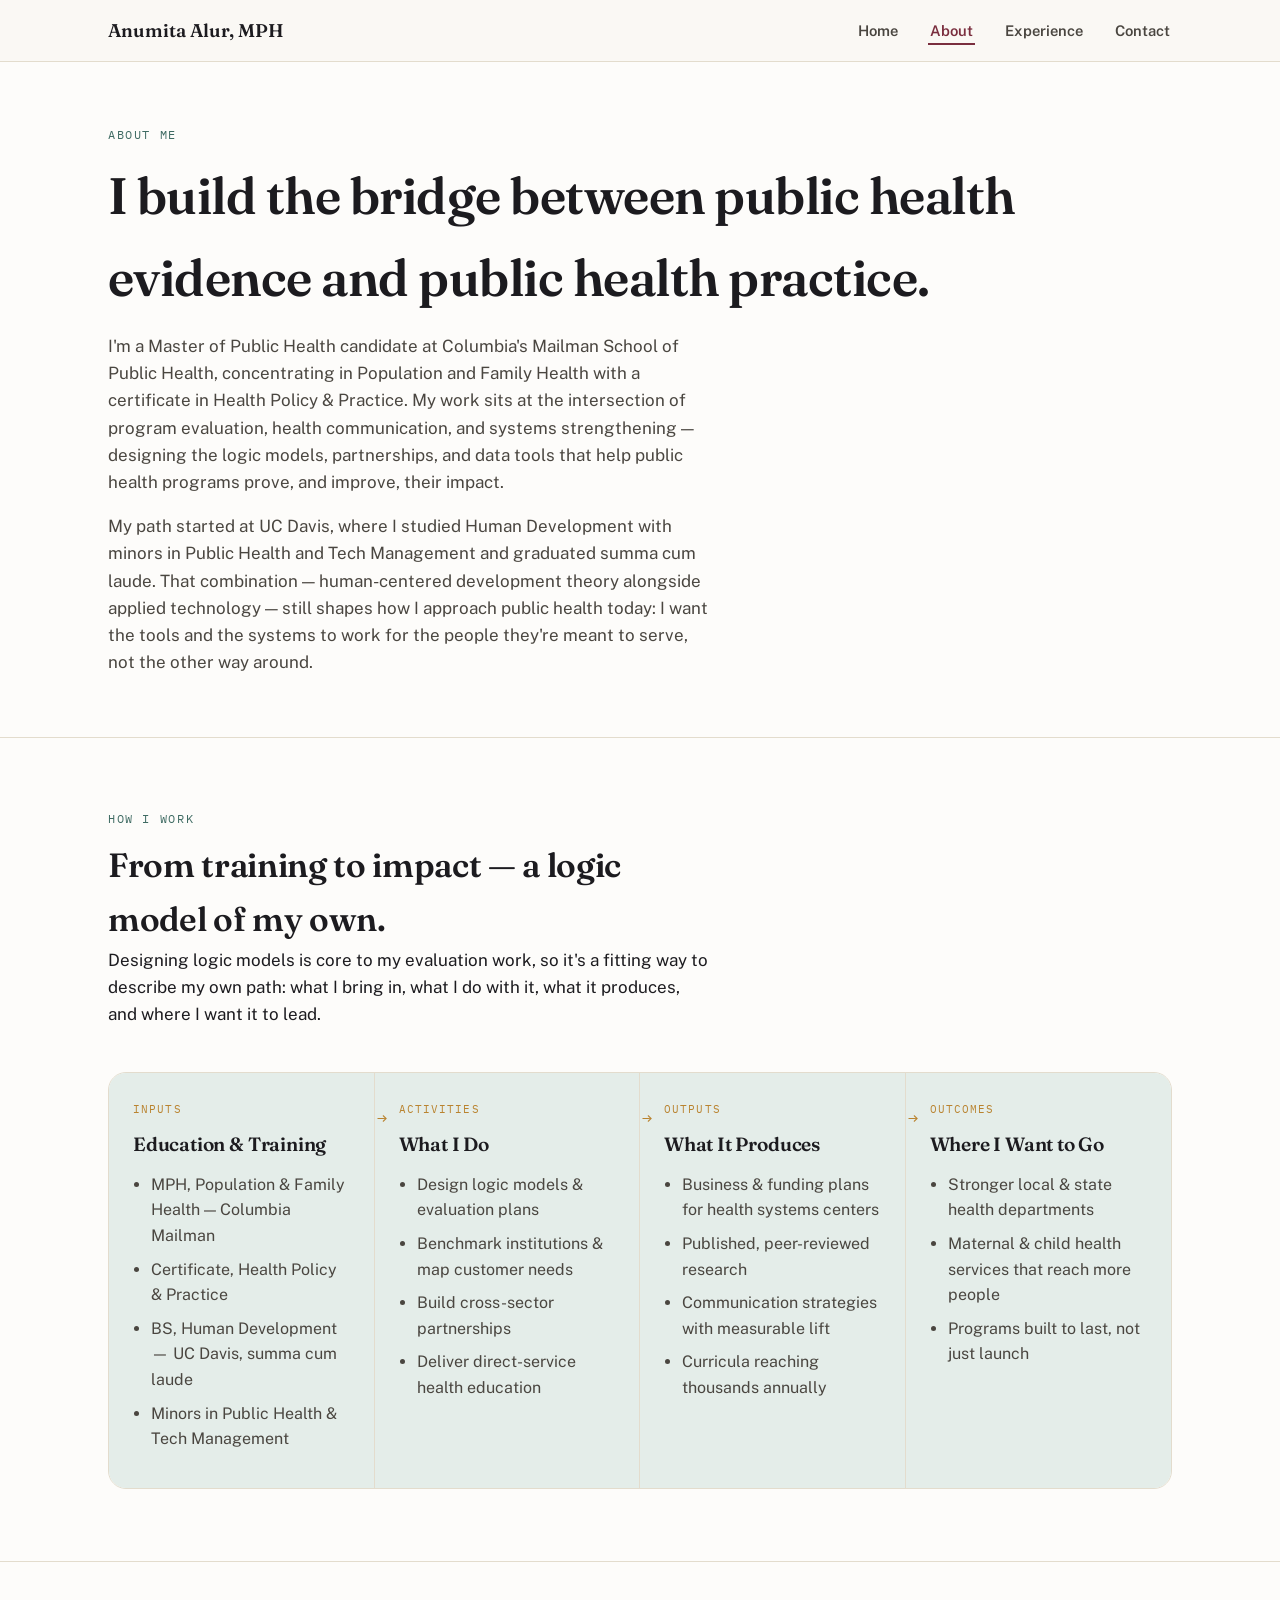
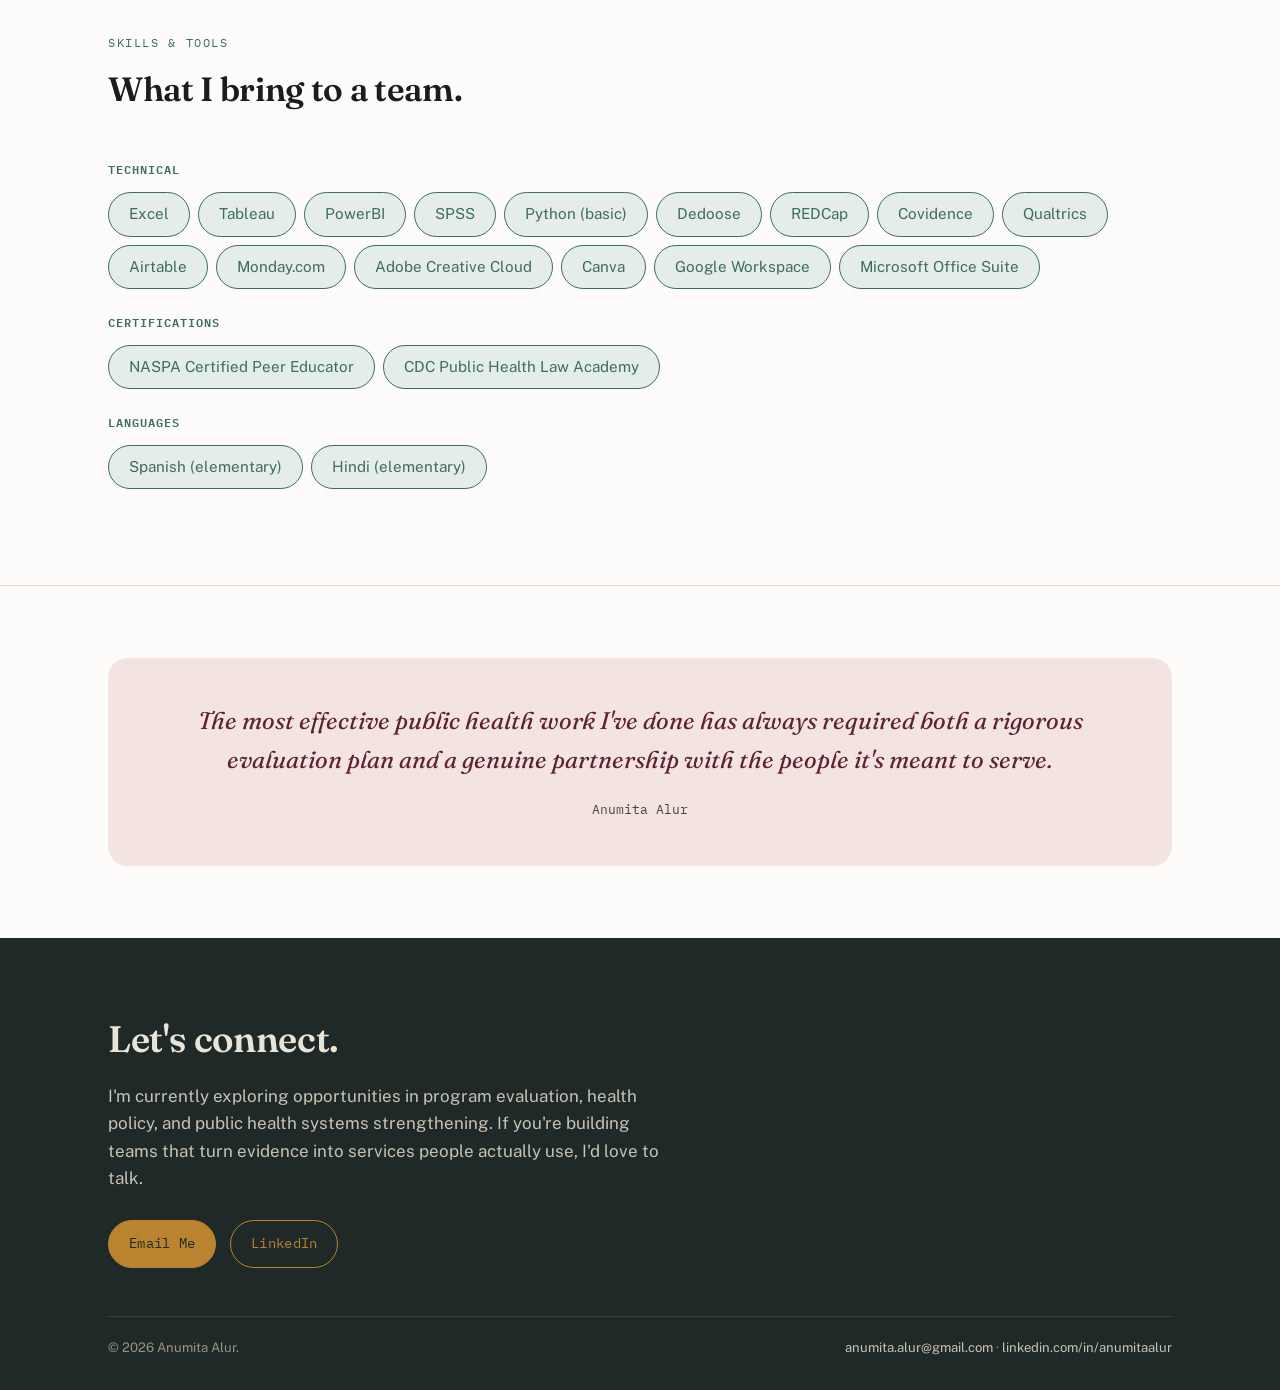
<file: about.html>
<!DOCTYPE html>
<html lang="en">
<head>
<meta charset="UTF-8">
<meta name="viewport" content="width=device-width, initial-scale=1">
<title>About | Anumita Alur, MPH</title>
<meta name="description" content="About Anumita Alur, MPH — training at Columbia Mailman and UC Davis, and how she approaches program evaluation and health policy work.">
<link rel="preconnect" href="https://fonts.googleapis.com">
<link href="https://fonts.googleapis.com/css2?family=Fraunces:opsz,wght@9..144,500;9..144,600;9..144,700&family=Public+Sans:wght@400;500;600;700&family=IBM+Plex+Mono:wght@400;500&display=swap" rel="stylesheet">
<link rel="stylesheet" href="styles.css">
</head>
<body>

<header class="site-header">
  <div class="nav-inner">
    <a class="brand" href="index.html">Anumita Alur, MPH</a>
    <button class="nav-toggle" aria-expanded="false" aria-label="Toggle menu">Menu</button>
    <nav class="main-nav" aria-label="Primary">
      <ul>
        <li><a href="index.html">Home</a></li>
        <li><a href="about.html" aria-current="page">About</a></li>
        <li><a href="experience.html">Experience</a></li>
        <li><a href="index.html#connect">Contact</a></li>
      </ul>
    </nav>
  </div>
</header>

<main>

  <section class="page-hero">
    <div class="wrap">
      <span class="eyebrow">About Me</span>
      <h1>I build the bridge between public health evidence and public health practice.</h1>
      <p>I'm a Master of Public Health candidate at Columbia's Mailman School of Public Health, concentrating in Population and Family Health with a certificate in Health Policy &amp; Practice. My work sits at the intersection of program evaluation, health communication, and systems strengthening — designing the logic models, partnerships, and data tools that help public health programs prove, and improve, their impact.</p>
      <p>My path started at UC Davis, where I studied Human Development with minors in Public Health and Tech Management and graduated summa cum laude. That combination — human-centered development theory alongside applied technology — still shapes how I approach public health today: I want the tools and the systems to work for the people they're meant to serve, not the other way around.</p>
    </div>
  </section>

  <section class="block">
    <div class="wrap">
      <div class="block-head">
        <span class="eyebrow">How I Work</span>
        <h2>From training to impact — a logic model of my own.</h2>
        <p>Designing logic models is core to my evaluation work, so it's a fitting way to describe my own path: what I bring in, what I do with it, what it produces, and where I want it to lead.</p>
      </div>
      <div class="logic-flow">
        <div class="logic-stage">
          <span class="stage-index">Inputs</span>
          <h4>Education &amp; Training</h4>
          <ul>
            <li>MPH, Population &amp; Family Health — Columbia Mailman</li>
            <li>Certificate, Health Policy &amp; Practice</li>
            <li>BS, Human Development — UC Davis, summa cum laude</li>
            <li>Minors in Public Health &amp; Tech Management</li>
          </ul>
        </div>
        <div class="logic-stage">
          <span class="stage-index">Activities</span>
          <h4>What I Do</h4>
          <ul>
            <li>Design logic models &amp; evaluation plans</li>
            <li>Benchmark institutions &amp; map customer needs</li>
            <li>Build cross-sector partnerships</li>
            <li>Deliver direct-service health education</li>
          </ul>
        </div>
        <div class="logic-stage">
          <span class="stage-index">Outputs</span>
          <h4>What It Produces</h4>
          <ul>
            <li>Business &amp; funding plans for health systems centers</li>
            <li>Published, peer-reviewed research</li>
            <li>Communication strategies with measurable lift</li>
            <li>Curricula reaching thousands annually</li>
          </ul>
        </div>
        <div class="logic-stage">
          <span class="stage-index">Outcomes</span>
          <h4>Where I Want to Go</h4>
          <ul>
            <li>Stronger local &amp; state health departments</li>
            <li>Maternal &amp; child health services that reach more people</li>
            <li>Programs built to last, not just launch</li>
          </ul>
        </div>
      </div>
    </div>
  </section>

  <section class="block">
    <div class="wrap">
      <div class="block-head">
        <span class="eyebrow">Skills &amp; Tools</span>
        <h2>What I bring to a team.</h2>
      </div>

      <div class="chip-group">
        <h4>Technical</h4>
        <div class="chips">
          <span class="chip">Excel</span>
          <span class="chip">Tableau</span>
          <span class="chip">PowerBI</span>
          <span class="chip">SPSS</span>
          <span class="chip">Python (basic)</span>
          <span class="chip">Dedoose</span>
          <span class="chip">REDCap</span>
          <span class="chip">Covidence</span>
          <span class="chip">Qualtrics</span>
          <span class="chip">Airtable</span>
          <span class="chip">Monday.com</span>
          <span class="chip">Adobe Creative Cloud</span>
          <span class="chip">Canva</span>
          <span class="chip">Google Workspace</span>
          <span class="chip">Microsoft Office Suite</span>
        </div>
      </div>

      <div class="chip-group">
        <h4>Certifications</h4>
        <div class="chips">
          <span class="chip">NASPA Certified Peer Educator</span>
          <span class="chip">CDC Public Health Law Academy</span>
        </div>
      </div>

      <div class="chip-group">
        <h4>Languages</h4>
        <div class="chips">
          <span class="chip">Spanish (elementary)</span>
          <span class="chip">Hindi (elementary)</span>
        </div>
      </div>
    </div>
  </section>

  <section class="block">
    <div class="wrap">
      <div class="quote-block">
        <blockquote>The most effective public health work I've done has always required both a rigorous evaluation plan and a genuine partnership with the people it's meant to serve.</blockquote>
        <cite>Anumita Alur</cite>
      </div>
    </div>
  </section>

</main>

<section class="connect" id="connect">
  <div class="wrap">
    <h2>Let's connect.</h2>
    <p>I'm currently exploring opportunities in program evaluation, health policy, and public health systems strengthening. If you're building teams that turn evidence into services people actually use, I'd love to talk.</p>
    <div class="connect-actions">
      <a class="btn solid" href="mailto:anumita.alur@gmail.com">Email Me</a>
      <a class="btn" href="https://www.linkedin.com/in/anumitaalur" target="_blank" rel="noopener">LinkedIn</a>
    </div>
    <div class="foot-bottom">
      <span>© 2026 Anumita Alur.</span>
      <span><a href="mailto:anumita.alur@gmail.com">anumita.alur@gmail.com</a> · <a href="https://www.linkedin.com/in/anumitaalur" target="_blank" rel="noopener">linkedin.com/in/anumitaalur</a></span>
    </div>
  </div>
</section>

<script src="nav.js"></script>
</body>
</html>
</file>
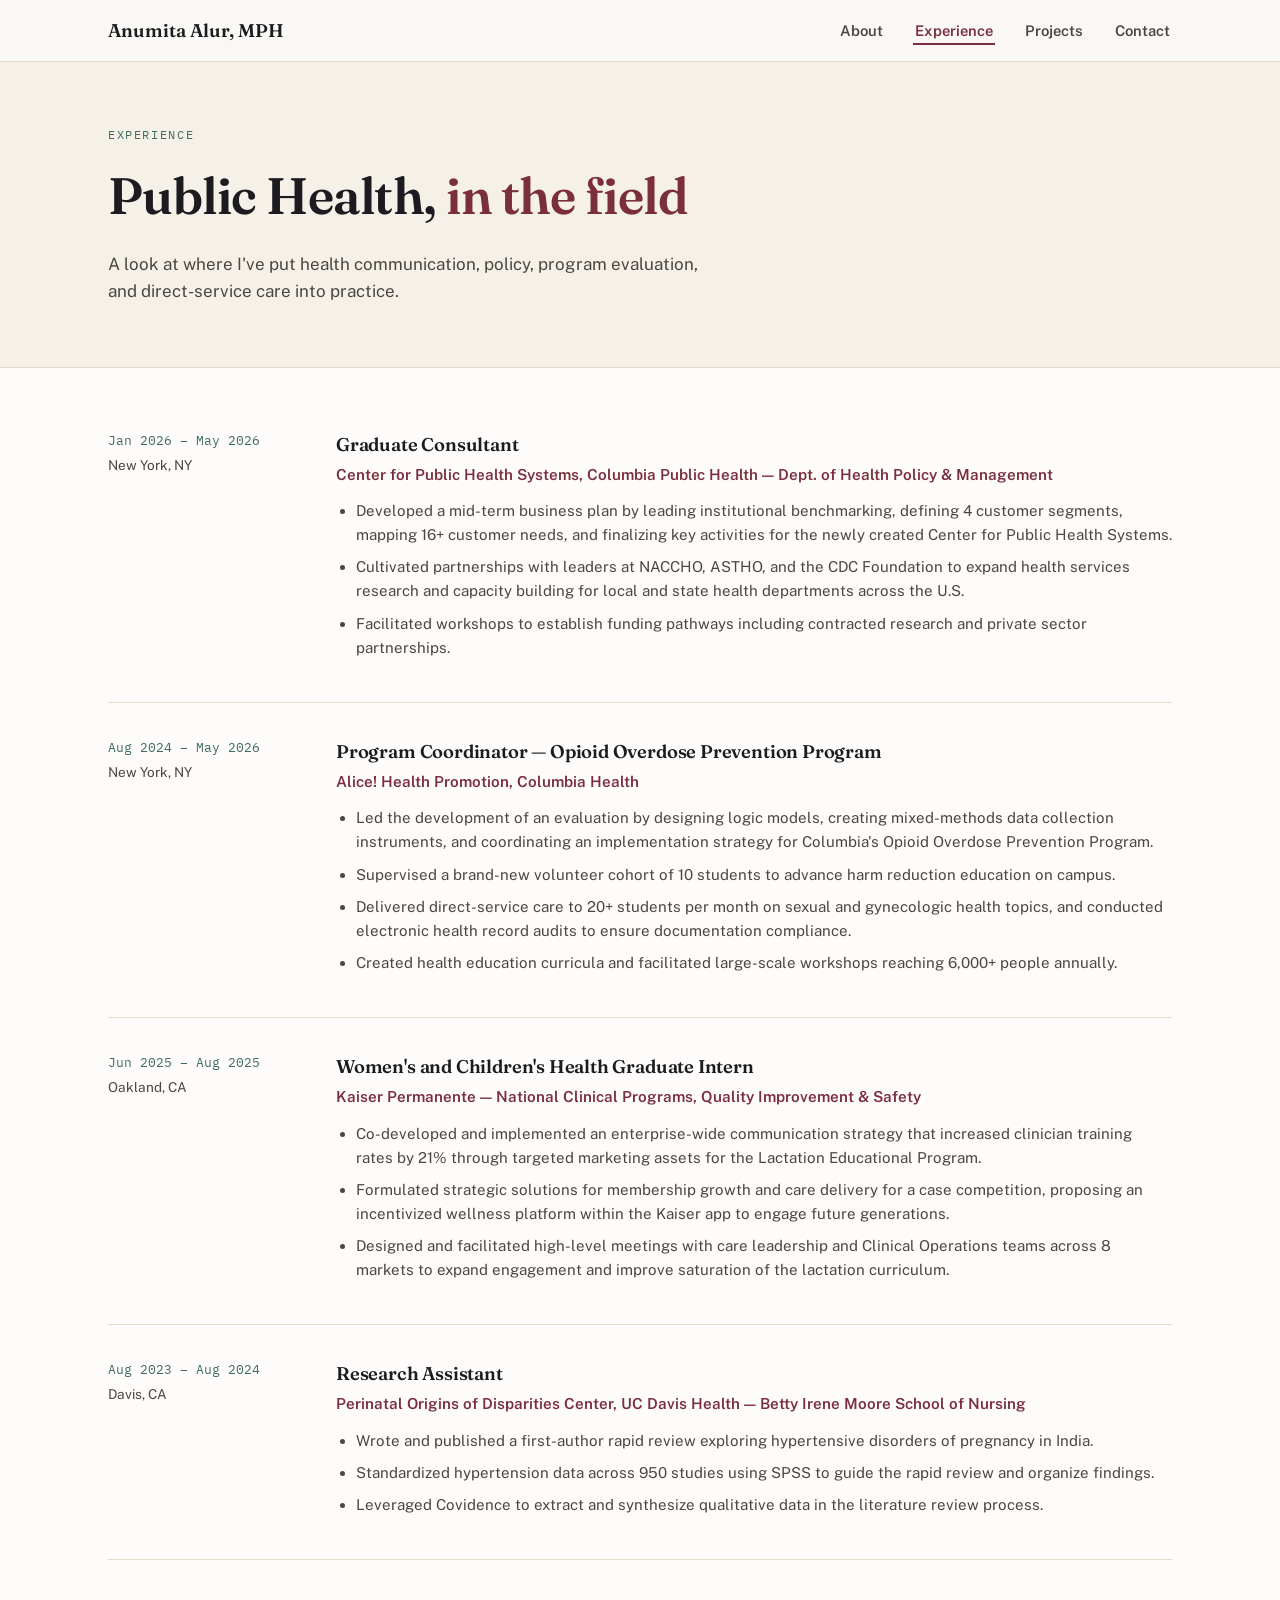
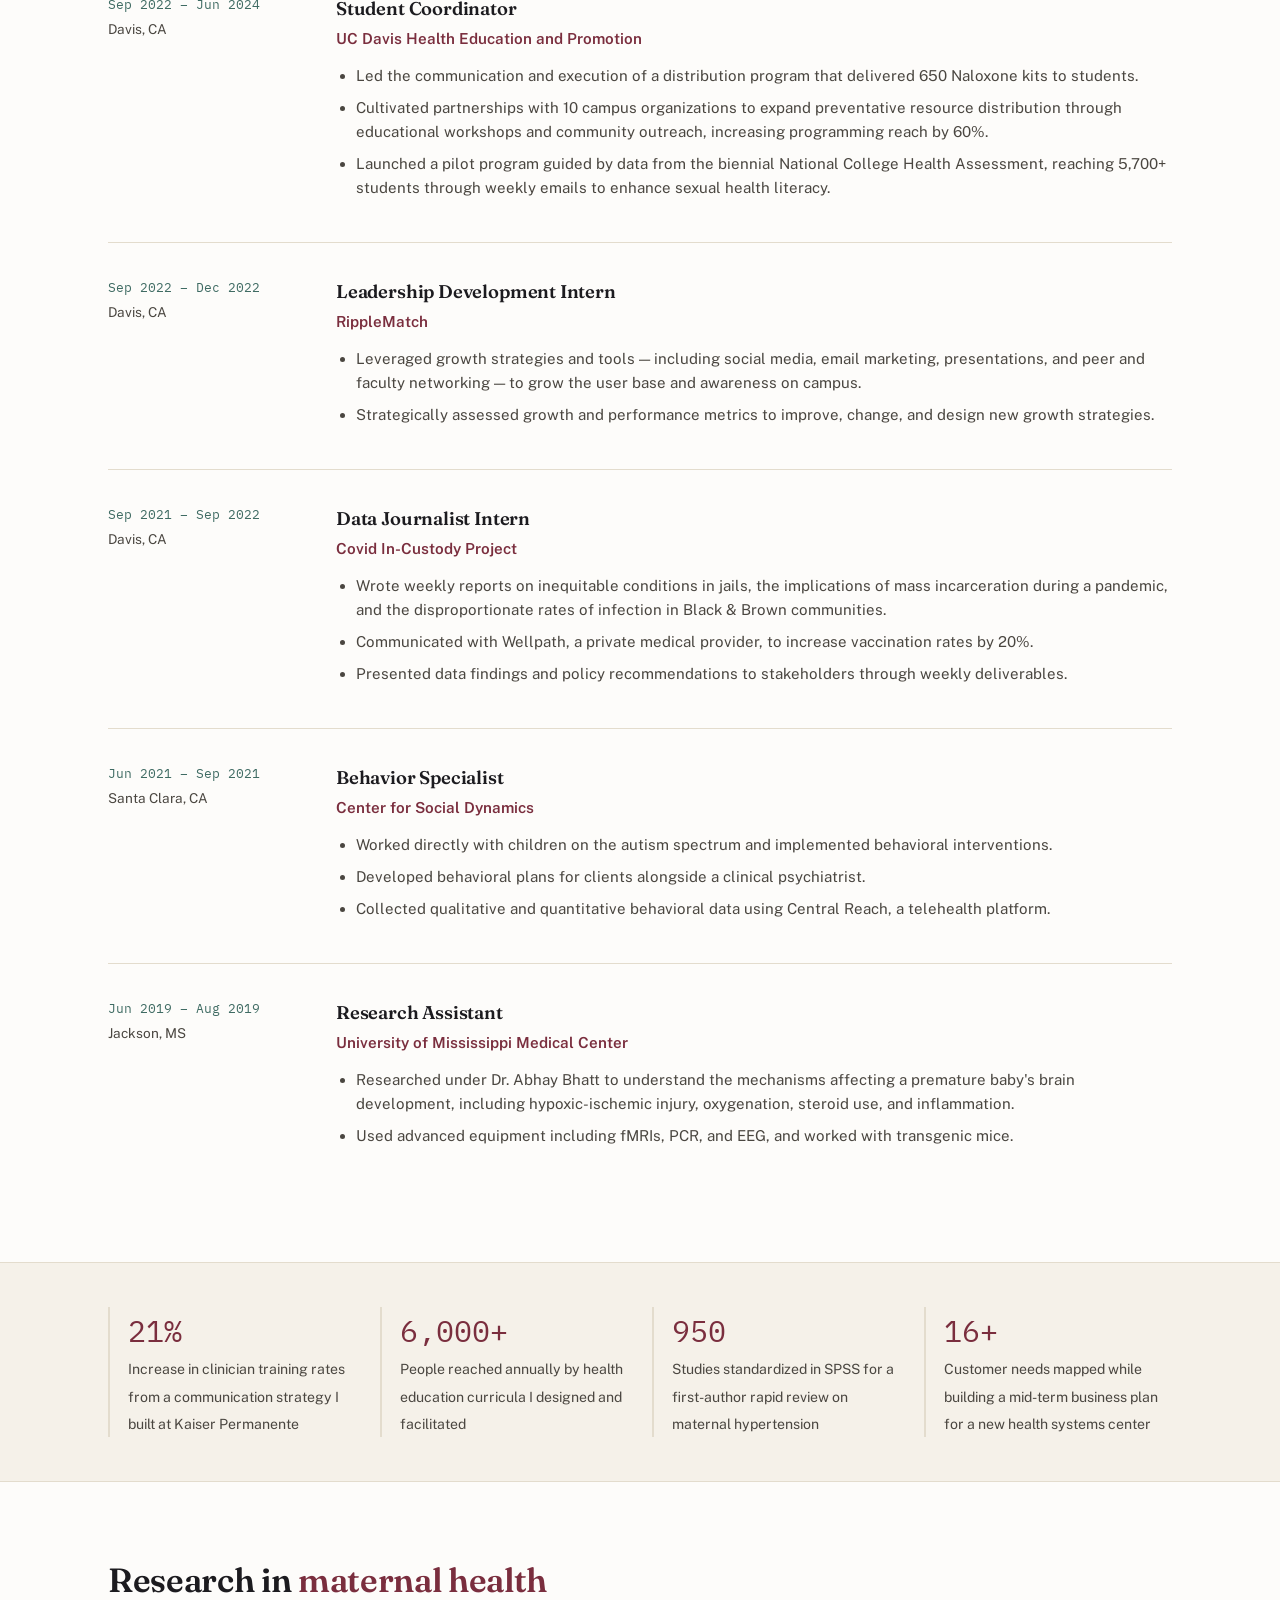
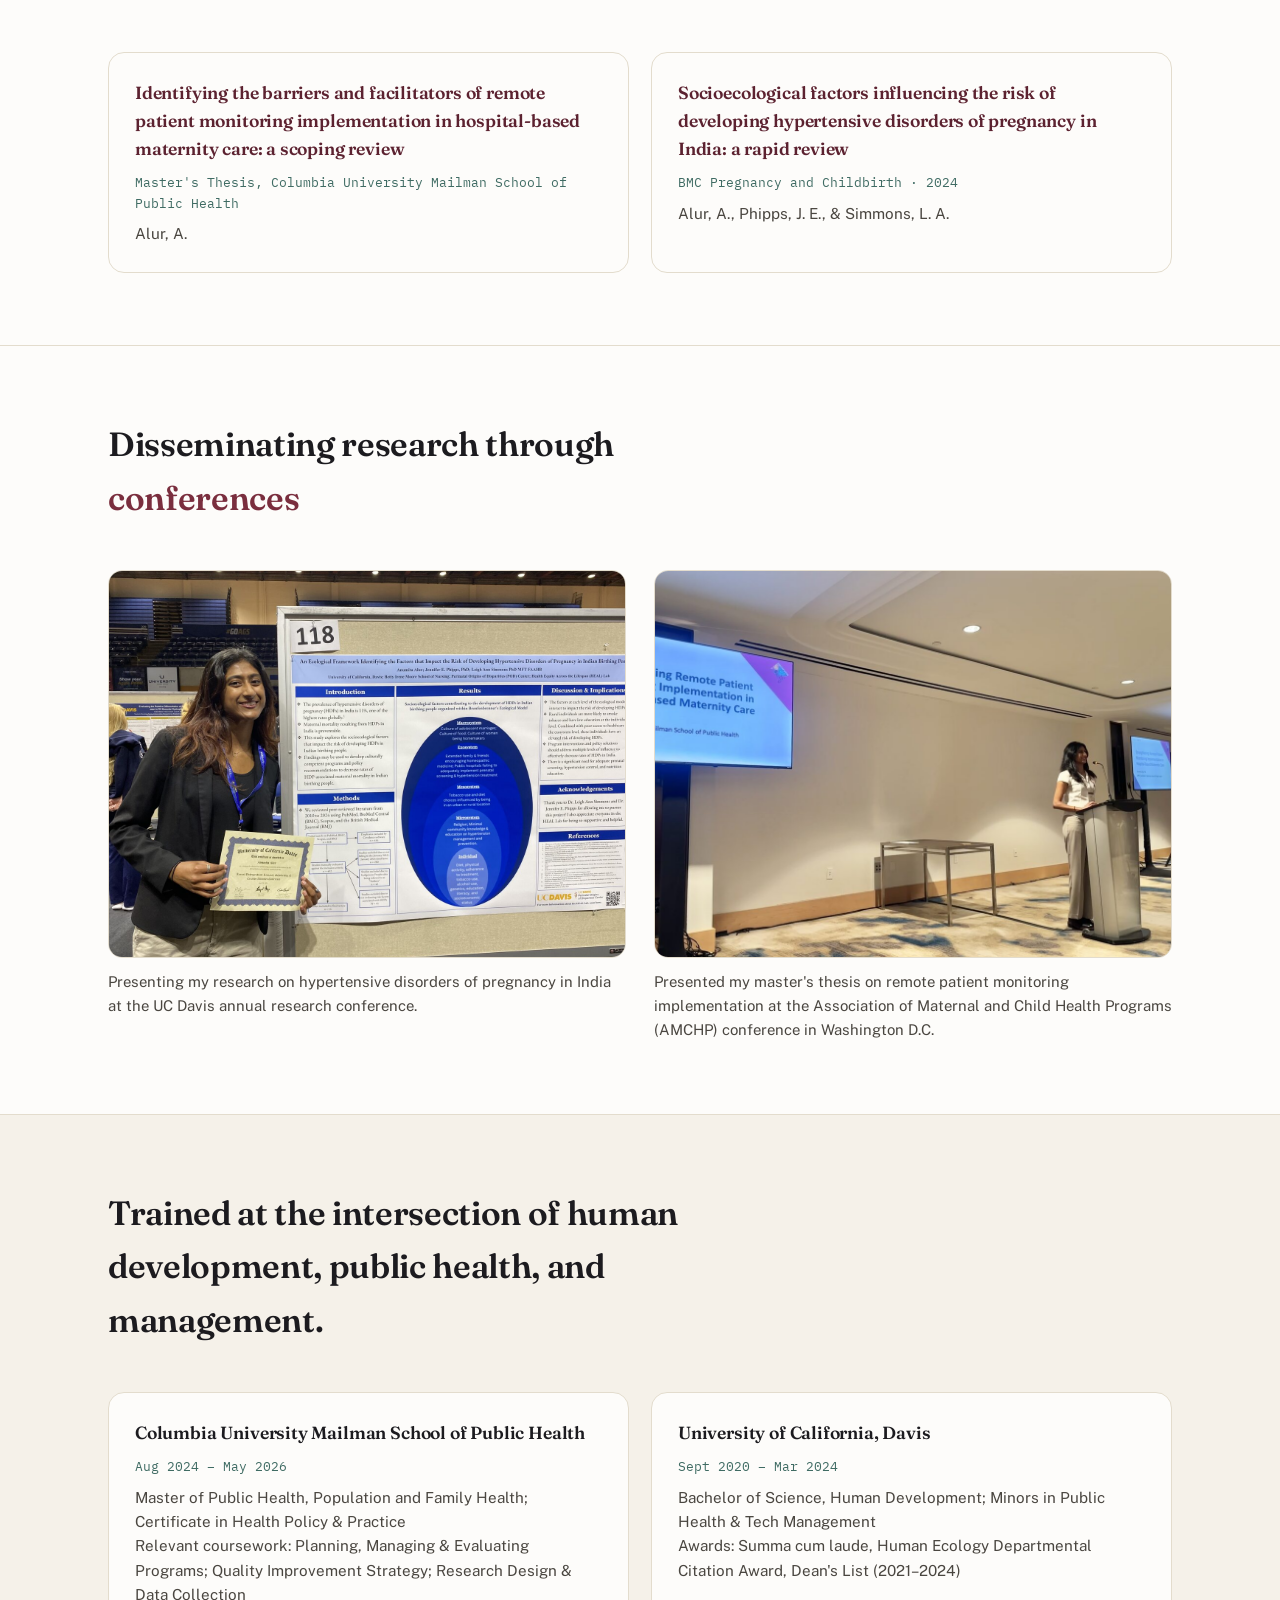
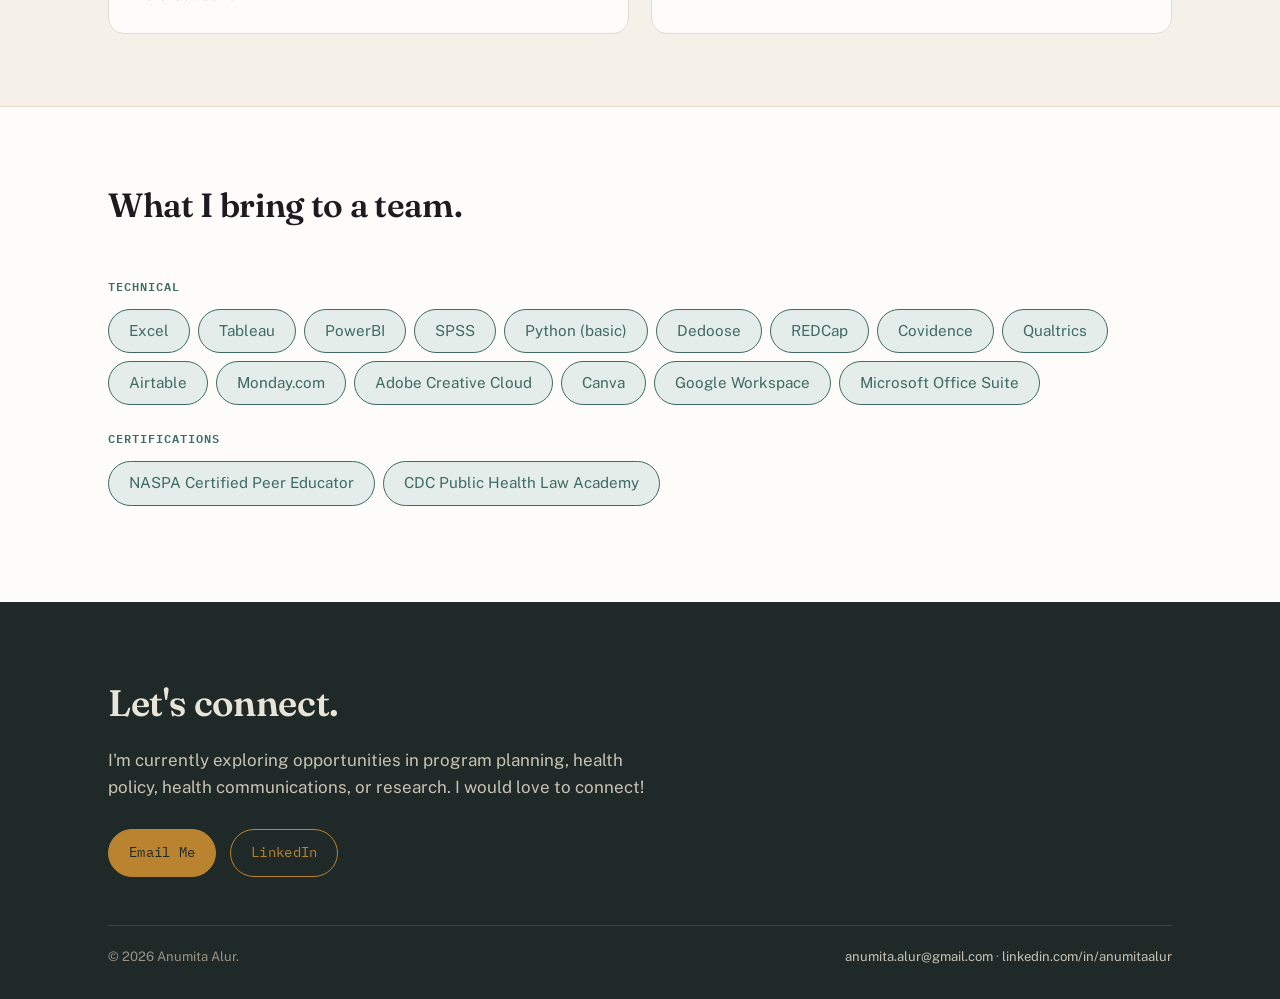
<file: experience.html>
<!DOCTYPE html>
<html lang="en">
<head>
<meta charset="UTF-8">
<meta name="viewport" content="width=device-width, initial-scale=1">
<title>Experience | Anumita Alur, MPH</title>
<meta name="description" content="Experience, education, and publications of Anumita Alur, MPH — health policy consulting, program evaluation, and maternal &amp; child health research.">
<link rel="preconnect" href="https://fonts.googleapis.com">
<link href="https://fonts.googleapis.com/css2?family=Fraunces:opsz,wght@9..144,500;9..144,600;9..144,700&family=Public+Sans:wght@400;500;600;700&family=IBM+Plex+Mono:wght@400;500&display=swap" rel="stylesheet">
<link rel="stylesheet" href="styles.css">
</head>
<body>

<header class="site-header">
  <div class="nav-inner">
    <a class="brand" href="index.html">Anumita Alur, MPH</a>
    <button class="nav-toggle" aria-expanded="false" aria-label="Toggle menu">Menu</button>
    <nav class="main-nav" aria-label="Primary">
      <ul>
        <li><a href="index.html">About</a></li>
        <li><a href="experience.html" aria-current="page">Experience</a></li>
        <li><a href="projects.html">Projects</a></li>
        <li><a href="index.html#connect">Contact</a></li>
      </ul>
    </nav>
  </div>
</header>

<main>

  <section class="page-hero section-dark">
    <div class="wrap">
      <span class="eyebrow">Experience</span>
      <h1>Public Health, <span class="accent">in the field</span></h1>
      <p>A look at where I've put health communication, policy, program evaluation, and direct-service care into practice.</p>
    </div>
  </section>

  <section class="block" style="padding-top:28px;">
    <div class="wrap">
      <div class="timeline">

        <div class="role">
          <div>
            <div class="when">Jan 2026 – May 2026</div>
            <div class="where">New York, NY</div>
          </div>
          <div>
            <h3>Graduate Consultant</h3>
            <div class="org">Center for Public Health Systems, Columbia Public Health — Dept. of Health Policy &amp; Management</div>
            <ul>
              <li>Developed a mid-term business plan by leading institutional benchmarking, defining 4 customer segments, mapping 16+ customer needs, and finalizing key activities for the newly created Center for Public Health Systems.</li>
              <li>Cultivated partnerships with leaders at NACCHO, ASTHO, and the CDC Foundation to expand health services research and capacity building for local and state health departments across the U.S.</li>
              <li>Facilitated workshops to establish funding pathways including contracted research and private sector partnerships.</li>
            </ul>
          </div>
        </div>

        <div class="role">
          <div>
            <div class="when">Aug 2024 – May 2026</div>
            <div class="where">New York, NY</div>
          </div>
          <div>
            <h3>Program Coordinator — Opioid Overdose Prevention Program</h3>
            <div class="org">Alice! Health Promotion, Columbia Health</div>
            <ul>
              <li>Led the development of an evaluation by designing logic models, creating mixed-methods data collection instruments, and coordinating an implementation strategy for Columbia's Opioid Overdose Prevention Program.</li>
              <li>Supervised a brand-new volunteer cohort of 10 students to advance harm reduction education on campus.</li>
              <li>Delivered direct-service care to 20+ students per month on sexual and gynecologic health topics, and conducted electronic health record audits to ensure documentation compliance.</li>
              <li>Created health education curricula and facilitated large-scale workshops reaching 6,000+ people annually.</li>
            </ul>
          </div>
        </div>

        <div class="role">
          <div>
            <div class="when">Jun 2025 – Aug 2025</div>
            <div class="where">Oakland, CA</div>
          </div>
          <div>
            <h3>Women's and Children's Health Graduate Intern</h3>
            <div class="org">Kaiser Permanente — National Clinical Programs, Quality Improvement &amp; Safety</div>
            <ul>
              <li>Co-developed and implemented an enterprise-wide communication strategy that increased clinician training rates by 21% through targeted marketing assets for the Lactation Educational Program.</li>
              <li>Formulated strategic solutions for membership growth and care delivery for a case competition, proposing an incentivized wellness platform within the Kaiser app to engage future generations.</li>
              <li>Designed and facilitated high-level meetings with care leadership and Clinical Operations teams across 8 markets to expand engagement and improve saturation of the lactation curriculum.</li>
            </ul>
          </div>
        </div>

        <div class="role">
          <div>
            <div class="when">Aug 2023 – Aug 2024</div>
            <div class="where">Davis, CA</div>
          </div>
          <div>
            <h3>Research Assistant</h3>
            <div class="org">Perinatal Origins of Disparities Center, UC Davis Health — Betty Irene Moore School of Nursing</div>
            <ul>
              <li>Wrote and published a first-author rapid review exploring hypertensive disorders of pregnancy in India.</li>
              <li>Standardized hypertension data across 950 studies using SPSS to guide the rapid review and organize findings.</li>
              <li>Leveraged Covidence to extract and synthesize qualitative data in the literature review process.</li>
            </ul>
          </div>
        </div>

        <div class="role">
          <div>
            <div class="when">Sep 2022 – Jun 2024</div>
            <div class="where">Davis, CA</div>
          </div>
          <div>
            <h3>Student Coordinator</h3>
            <div class="org">UC Davis Health Education and Promotion</div>
            <ul>
              <li>Led the communication and execution of a distribution program that delivered 650 Naloxone kits to students.</li>
              <li>Cultivated partnerships with 10 campus organizations to expand preventative resource distribution through educational workshops and community outreach, increasing programming reach by 60%.</li>
              <li>Launched a pilot program guided by data from the biennial National College Health Assessment, reaching 5,700+ students through weekly emails to enhance sexual health literacy.</li>
            </ul>
          </div>
        </div>

        <div class="role">
          <div>
            <div class="when">Sep 2022 – Dec 2022</div>
            <div class="where">Davis, CA</div>
          </div>
          <div>
            <h3>Leadership Development Intern</h3>
            <div class="org">RippleMatch</div>
            <ul>
              <li>Leveraged growth strategies and tools — including social media, email marketing, presentations, and peer and faculty networking — to grow the user base and awareness on campus.</li>
              <li>Strategically assessed growth and performance metrics to improve, change, and design new growth strategies.</li>
            </ul>
          </div>
        </div>

        <div class="role">
          <div>
            <div class="when">Sep 2021 – Sep 2022</div>
            <div class="where">Davis, CA</div>
          </div>
          <div>
            <h3>Data Journalist Intern</h3>
            <div class="org">Covid In-Custody Project</div>
            <ul>
              <li>Wrote weekly reports on inequitable conditions in jails, the implications of mass incarceration during a pandemic, and the disproportionate rates of infection in Black &amp; Brown communities.</li>
              <li>Communicated with Wellpath, a private medical provider, to increase vaccination rates by 20%.</li>
              <li>Presented data findings and policy recommendations to stakeholders through weekly deliverables.</li>
            </ul>
          </div>
        </div>

        <div class="role">
          <div>
            <div class="when">Jun 2021 – Sep 2021</div>
            <div class="where">Santa Clara, CA</div>
          </div>
          <div>
            <h3>Behavior Specialist</h3>
            <div class="org">Center for Social Dynamics</div>
            <ul>
              <li>Worked directly with children on the autism spectrum and implemented behavioral interventions.</li>
              <li>Developed behavioral plans for clients alongside a clinical psychiatrist.</li>
              <li>Collected qualitative and quantitative behavioral data using Central Reach, a telehealth platform.</li>
            </ul>
          </div>
        </div>

        <div class="role">
          <div>
            <div class="when">Jun 2019 – Aug 2019</div>
            <div class="where">Jackson, MS</div>
          </div>
          <div>
            <h3>Research Assistant</h3>
            <div class="org">University of Mississippi Medical Center</div>
            <ul>
              <li>Researched under Dr. Abhay Bhatt to understand the mechanisms affecting a premature baby's brain development, including hypoxic-ischemic injury, oxygenation, steroid use, and inflammation.</li>
              <li>Used advanced equipment including fMRIs, PCR, and EEG, and worked with transgenic mice.</li>
            </ul>
          </div>
        </div>

      </div>
    </div>
  </section>

  <section class="stat-strip section-dark">
    <div class="wrap stat-grid">
      <div class="stat">
        <span class="num">21%</span>
        <span class="label">Increase in clinician training rates from a communication strategy I built at Kaiser Permanente</span>
      </div>
      <div class="stat">
        <span class="num">6,000+</span>
        <span class="label">People reached annually by health education curricula I designed and facilitated</span>
      </div>
      <div class="stat">
        <span class="num">950</span>
        <span class="label">Studies standardized in SPSS for a first-author rapid review on maternal hypertension</span>
      </div>
      <div class="stat">
        <span class="num">16+</span>
        <span class="label">Customer needs mapped while building a mid-term business plan for a new health systems center</span>
      </div>
    </div>
  </section>

  <section class="block">
    <div class="wrap">
      <div class="block-head">
        <h2>Research in <span class="accent">maternal health</span></h2>
      </div>

      <div class="pub-grid">
        <a class="card pub-box" href="documents/Alur_Thesis_PerinatalRPMImplementation.pdf" target="_blank" rel="noopener">
          <h3>Identifying the barriers and facilitators of remote patient monitoring implementation in hospital-based maternity care: a scoping review</h3>
          <div class="meta">Master's Thesis, Columbia University Mailman School of Public Health</div>
          <p>Alur, A.</p>
        </a>

        <a class="card pub-box" href="https://link.springer.com/article/10.1186/s12884-024-06879-0" target="_blank" rel="noopener">
          <h3>Socioecological factors influencing the risk of developing hypertensive disorders of pregnancy in India: a rapid review</h3>
          <div class="meta">BMC Pregnancy and Childbirth · 2024</div>
          <p>Alur, A., Phipps, J. E., &amp; Simmons, L. A.</p>
        </a>
      </div>
    </div>
  </section>

  <section class="block">
    <div class="wrap">
      <div class="block-head">
        <h2>Disseminating research through <span class="accent">conferences</span></h2>
      </div>

      <div class="conference-grid">
        <div class="conference-item">
          <img src="images/conference-1.jpg" alt="Anumita presenting research at the UC Davis annual research conference">
          <p class="conference-caption">Presenting my research on hypertensive disorders of pregnancy in India at the UC Davis annual research conference.</p>
        </div>
        <div class="conference-item">
          <img src="images/conference-2.jpg" alt="Anumita presenting her master's thesis at the AMCHP conference in Washington, D.C.">
          <p class="conference-caption">Presented my master's thesis on remote patient monitoring implementation at the Association of Maternal and Child Health Programs (AMCHP) conference in Washington D.C.</p>
        </div>
      </div>
    </div>
  </section>

  <section class="block section-dark">
    <div class="wrap">
      <div class="block-head">
        <h2>Trained at the intersection of human development, public health, and management.</h2>
      </div>

      <div class="pub-grid">
        <div class="card pub-box">
          <h3>Columbia University Mailman School of Public Health</h3>
          <div class="meta">Aug 2024 – May 2026</div>
          <p>Master of Public Health, Population and Family Health; Certificate in Health Policy &amp; Practice</p>
          <p>Relevant coursework: Planning, Managing &amp; Evaluating Programs; Quality Improvement Strategy; Research Design &amp; Data Collection</p>
        </div>

        <div class="card pub-box">
          <h3>University of California, Davis</h3>
          <div class="meta">Sept 2020 – Mar 2024</div>
          <p>Bachelor of Science, Human Development; Minors in Public Health &amp; Tech Management</p>
          <p>Awards: Summa cum laude, Human Ecology Departmental Citation Award, Dean's List (2021–2024)</p>
        </div>
      </div>
    </div>
  </section>

  <section class="block">
    <div class="wrap">
      <div class="block-head">
        <h2>What I bring to a team.</h2>
      </div>

      <div class="chip-group">
        <h4>Technical</h4>
        <div class="chips">
          <span class="chip">Excel</span>
          <span class="chip">Tableau</span>
          <span class="chip">PowerBI</span>
          <span class="chip">SPSS</span>
          <span class="chip">Python (basic)</span>
          <span class="chip">Dedoose</span>
          <span class="chip">REDCap</span>
          <span class="chip">Covidence</span>
          <span class="chip">Qualtrics</span>
          <span class="chip">Airtable</span>
          <span class="chip">Monday.com</span>
          <span class="chip">Adobe Creative Cloud</span>
          <span class="chip">Canva</span>
          <span class="chip">Google Workspace</span>
          <span class="chip">Microsoft Office Suite</span>
        </div>
      </div>

      <div class="chip-group">
        <h4>Certifications</h4>
        <div class="chips">
          <span class="chip">NASPA Certified Peer Educator</span>
          <span class="chip">CDC Public Health Law Academy</span>
        </div>
      </div>
    </div>
  </section>

</main>

<section class="connect" id="connect">
  <div class="wrap">
    <h2>Let's connect.</h2>
    <p>I'm currently exploring opportunities in program planning, health policy, health communications, or research. I would love to connect!</p>
    <div class="connect-actions">
      <a class="btn solid" href="mailto:anumita.alur@gmail.com">Email Me</a>
      <a class="btn" href="https://www.linkedin.com/in/anumitaalur" target="_blank" rel="noopener">LinkedIn</a>
    </div>
    <div class="foot-bottom">
      <span>© 2026 Anumita Alur.</span>
      <span><a href="mailto:anumita.alur@gmail.com">anumita.alur@gmail.com</a> · <a href="https://www.linkedin.com/in/anumitaalur" target="_blank" rel="noopener">linkedin.com/in/anumitaalur</a></span>
    </div>
  </div>
</section>

<script src="nav.js"></script>
</body>
</html>
</file>
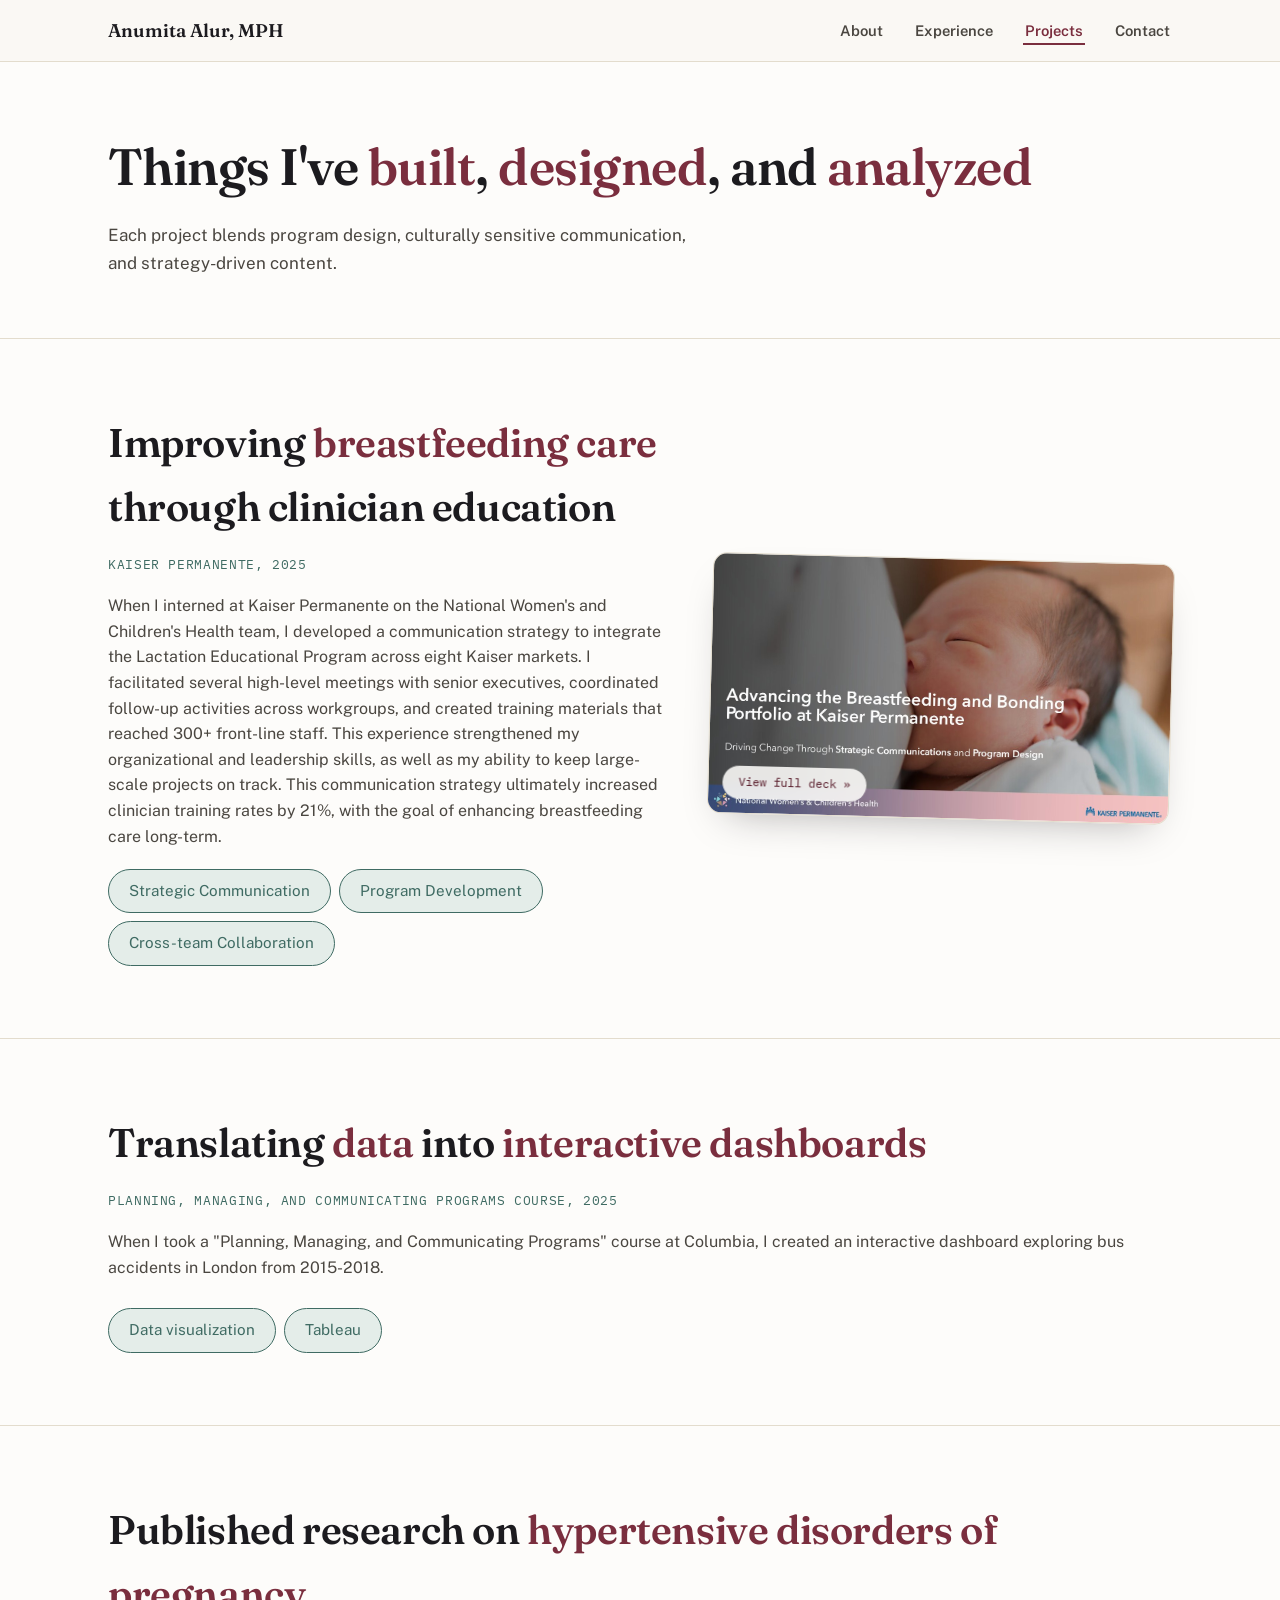
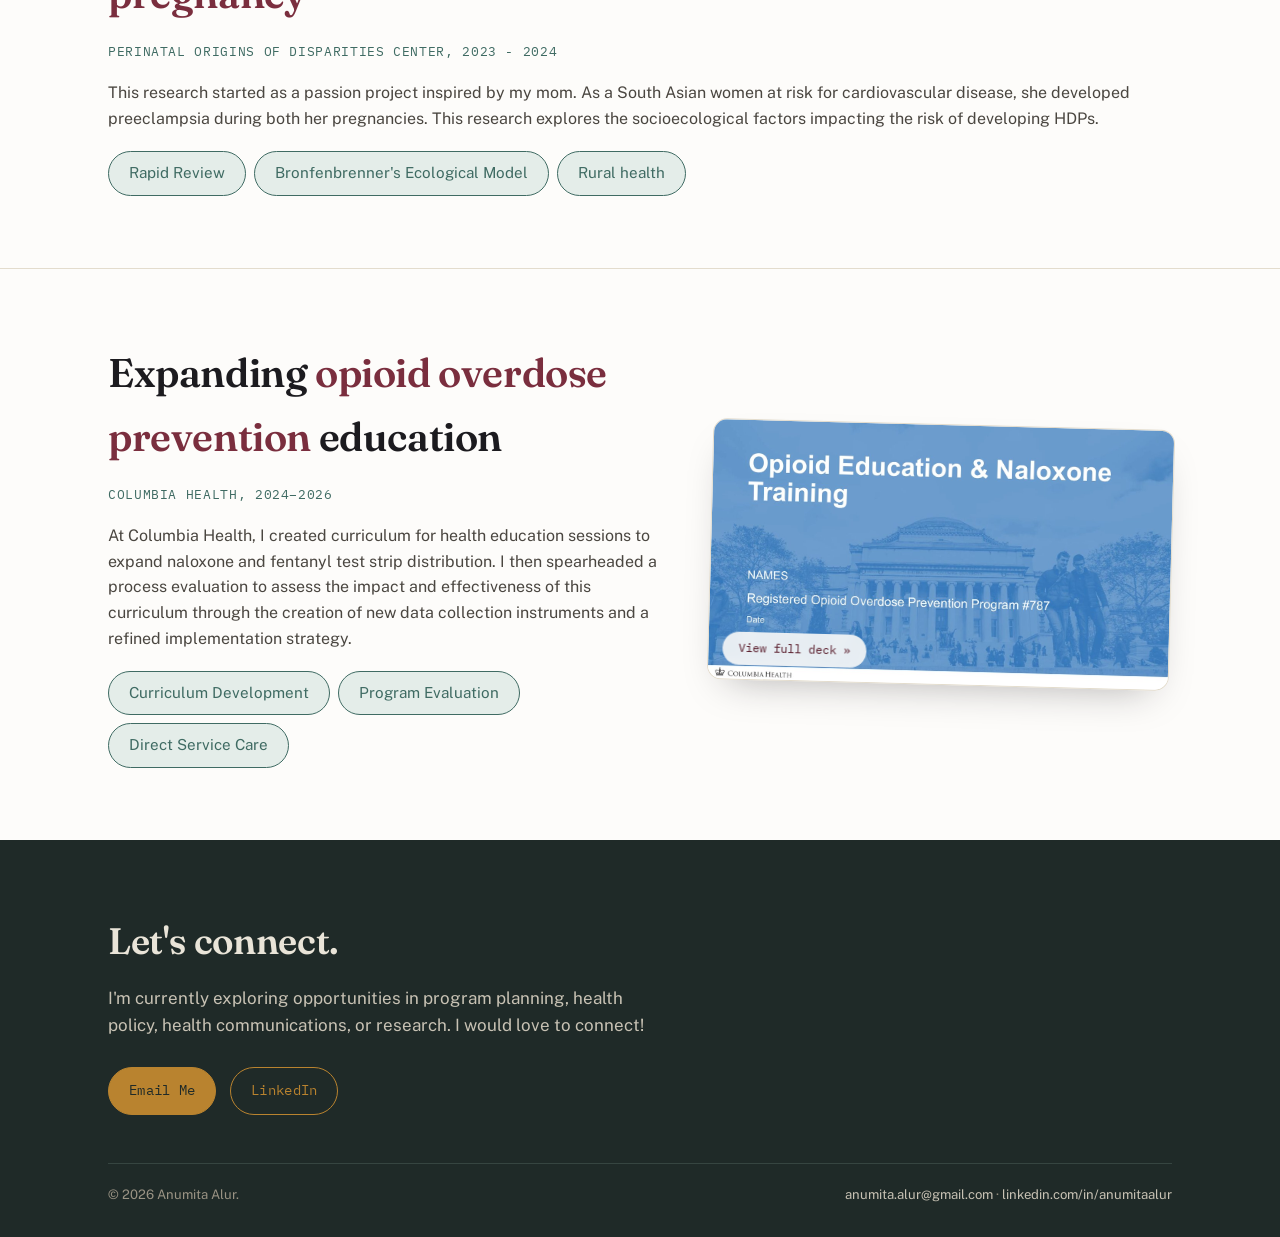
<file: projects.html>
<!DOCTYPE html>
<html lang="en">
<head>
<meta charset="UTF-8">
<meta name="viewport" content="width=device-width, initial-scale=1">
<title>Projects | Anumita Alur, MPH</title>
<meta name="description" content="Projects by Anumita Alur, MPH — program design, culturally sensitive communication, and strategy-driven content.">
<link rel="preconnect" href="https://fonts.googleapis.com">
<link href="https://fonts.googleapis.com/css2?family=Fraunces:opsz,wght@9..144,500;9..144,600;9..144,700&family=Public+Sans:wght@400;500;600;700&family=IBM+Plex+Mono:wght@400;500&display=swap" rel="stylesheet">
<link rel="stylesheet" href="styles.css">
</head>
<body>

<header class="site-header">
  <div class="nav-inner">
    <a class="brand" href="index.html">Anumita Alur, MPH</a>
    <button class="nav-toggle" aria-expanded="false" aria-label="Toggle menu">Menu</button>
    <nav class="main-nav" aria-label="Primary">
      <ul>
        <li><a href="index.html">About</a></li>
        <li><a href="experience.html">Experience</a></li>
        <li><a href="projects.html" aria-current="page">Projects</a></li>
        <li><a href="index.html#connect">Contact</a></li>
      </ul>
    </nav>
  </div>
</header>

<main>

  <section class="page-hero">
    <div class="wrap">
      <h1>Things I've <span class="accent">built</span>, <span class="accent">designed</span>, and <span class="accent">analyzed</span></h1>
      <p>Each project blends program design, culturally sensitive communication, and strategy-driven content.</p>
    </div>
  </section>

  <section class="block">
    <div class="wrap">
      <div class="project-grid">
        <div class="project-block">
          <h2 class="section-title">Improving <span class="accent">breastfeeding care</span> through clinician education</h2>
          <div class="project-meta">Kaiser Permanente, 2025</div>
          <p class="project-body">When I interned at Kaiser Permanente on the National Women's and Children's Health team, I developed a communication strategy to integrate the Lactation Educational Program across eight Kaiser markets. I facilitated several high-level meetings with senior executives, coordinated follow-up activities across workgroups, and created training materials that reached 300+ front-line staff. This experience strengthened my organizational and leadership skills, as well as my ability to keep large-scale projects on track. This communication strategy ultimately increased clinician training rates by 21%, with the goal of enhancing breastfeeding care long-term.</p>
          <div class="chips" style="margin-top:20px;">
            <span class="chip">Strategic Communication</span>
            <span class="chip">Program Development</span>
            <span class="chip">Cross-team Collaboration</span>
          </div>
        </div>
        <a class="project-preview" href="documents/Kaiser_Permanente_Lactation_Program_Slide_Deck.pdf" target="_blank" rel="noopener">
          <img src="images/kaiser-slide1.jpg" alt="Title slide of the Kaiser Permanente Lactation Program presentation">
          <span class="project-preview-tag">View full deck »</span>
        </a>
      </div>
    </div>
  </section>

  <section class="block">
    <div class="wrap">
      <h2 class="section-title" style="margin-bottom:8px;">Translating <span class="accent">data</span> into <span class="accent">interactive dashboards</span></h2>
      <div class="project-meta">Planning, Managing, and Communicating Programs course, 2025</div>
      <p class="project-body" style="margin-bottom:28px;">When I took a "Planning, Managing, and Communicating Programs" course at Columbia, I created an interactive dashboard exploring bus accidents in London from 2015-2018.</p>
      <div class='tableauPlaceholder' id='viz1786146294893' style='position: relative'><noscript><a href='#'><img alt='Interaction by Borough ' src='https:&#47;&#47;public.tableau.com&#47;static&#47;images&#47;Bu&#47;BusIncidentAccidents2015-2018&#47;InteractionbyBorough&#47;1_rss.png' style='border: none' /></a></noscript><object class='tableauViz'  style='display:none;'><param name='host_url' value='https%3A%2F%2Fpublic.tableau.com%2F' /> <param name='embed_code_version' value='3' /> <param name='site_root' value='' /><param name='name' value='BusIncidentAccidents2015-2018&#47;InteractionbyBorough' /><param name='tabs' value='no' /><param name='toolbar' value='yes' /><param name='static_image' value='https:&#47;&#47;public.tableau.com&#47;static&#47;images&#47;Bu&#47;BusIncidentAccidents2015-2018&#47;InteractionbyBorough&#47;1.png' /> <param name='animate_transition' value='yes' /><param name='display_static_image' value='yes' /><param name='display_spinner' value='yes' /><param name='display_overlay' value='yes' /><param name='display_count' value='yes' /><param name='language' value='en-US' /><param name='filter' value='publish=yes' /></object></div>
      <script type='text/javascript'>
        var divElement = document.getElementById('viz1786146294893');
        var vizElement = divElement.getElementsByTagName('object')[0];
        if ( divElement.offsetWidth > 800 ) { vizElement.style.minWidth='100px';vizElement.style.maxWidth='1200px';vizElement.style.width='100%';vizElement.style.minHeight='187px';vizElement.style.maxHeight='887px';vizElement.style.height=(divElement.offsetWidth*0.75)+'px';} else if ( divElement.offsetWidth > 500 ) { vizElement.style.minWidth='100px';vizElement.style.maxWidth='1200px';vizElement.style.width='100%';vizElement.style.minHeight='187px';vizElement.style.maxHeight='887px';vizElement.style.height=(divElement.offsetWidth*0.75)+'px';} else { vizElement.style.width='100%';vizElement.style.height='977px';}
        var scriptElement = document.createElement('script');
        scriptElement.src = 'https://public.tableau.com/javascripts/api/viz_v1.js';
        vizElement.parentNode.insertBefore(scriptElement, vizElement);
      </script>
      <div class="chips" style="margin-top:24px;">
        <span class="chip">Data visualization</span>
        <span class="chip">Tableau</span>
      </div>
    </div>
  </section>

  <section class="block">
    <div class="wrap">
      <h2 class="section-title" style="margin-bottom:8px;">Published research on <span class="accent">hypertensive disorders of pregnancy</span></h2>
      <div class="project-meta">Perinatal Origins of Disparities Center, 2023 - 2024</div>
      <p class="project-body">This research started as a passion project inspired by my mom. As a South Asian women at risk for cardiovascular disease, she developed preeclampsia during both her pregnancies. This research explores the socioecological factors impacting the risk of developing HDPs.</p>
      <div class="chips" style="margin-top:20px;">
        <span class="chip">Rapid Review</span>
        <span class="chip">Bronfenbrenner's Ecological Model</span>
        <span class="chip">Rural health</span>
      </div>
    </div>
  </section>

  <section class="block">
    <div class="wrap">
      <div class="project-grid">
        <div class="project-block">
          <h2 class="section-title">Expanding <span class="accent">opioid overdose prevention</span> education</h2>
          <div class="project-meta">Columbia Health, 2024–2026</div>
          <p class="project-body">At Columbia Health, I created curriculum for health education sessions to expand naloxone and fentanyl test strip distribution. I then spearheaded a process evaluation to assess the impact and effectiveness of this curriculum through the creation of new data collection instruments and a refined implementation strategy.</p>
          <div class="chips" style="margin-top:20px;">
            <span class="chip">Curriculum Development</span>
            <span class="chip">Program Evaluation</span>
            <span class="chip">Direct Service Care</span>
          </div>
        </div>
        <a class="project-preview" href="documents/Opioid_Education_Naloxone_Training_Slides.pdf" target="_blank" rel="noopener">
          <img src="images/columbia-naloxone-slide1.jpg" alt="Title slide of the Opioid Education and Naloxone Training presentation">
          <span class="project-preview-tag">View full deck »</span>
        </a>
      </div>
    </div>
  </section>

</main>

<section class="connect" id="connect">
  <div class="wrap">
    <h2>Let's connect.</h2>
    <p>I'm currently exploring opportunities in program planning, health policy, health communications, or research. I would love to connect!</p>
    <div class="connect-actions">
      <a class="btn solid" href="mailto:anumita.alur@gmail.com">Email Me</a>
      <a class="btn" href="https://www.linkedin.com/in/anumitaalur" target="_blank" rel="noopener">LinkedIn</a>
    </div>
    <div class="foot-bottom">
      <span>© 2026 Anumita Alur.</span>
      <span><a href="mailto:anumita.alur@gmail.com">anumita.alur@gmail.com</a> · <a href="https://www.linkedin.com/in/anumitaalur" target="_blank" rel="noopener">linkedin.com/in/anumitaalur</a></span>
    </div>
  </div>
</section>

<script src="nav.js"></script>
</body>
</html>
</file>
<file: styles.css>
/* ============================================================
   Anumita Alur — Portfolio
   Design tokens
   ============================================================ */
:root {
  --paper: #FDFCFA;
  --paper-dim: #F5F1E9;
  --ink: #1C1B1F;
  --ink-soft: #4A4640;
  --berry: #7A2E3E;
  --berry-dark: #5C2230;
  --berry-tint: #F3E3E1;
  --teal: #3F6B63;
  --teal-tint: #E4EDE9;
  --gold: #B9832F;
  --line: #E3DCCD;
  --night: #1F2A28;
  --night-ink: #E9E4D8;

  --display: "Fraunces", Georgia, serif;
  --body: "Public Sans", -apple-system, BlinkMacSystemFont, "Segoe UI", sans-serif;
  --mono: "IBM Plex Mono", ui-monospace, Menlo, monospace;

  --max: 1120px;
}

* { box-sizing: border-box; }
html { scroll-behavior: smooth; }

@media (prefers-reduced-motion: reduce) {
  html { scroll-behavior: auto; }
  * { animation: none !important; transition: none !important; }
}

body {
  margin: 0;
  background: var(--paper);
  color: var(--ink);
  font-family: var(--body);
  font-size: 17px;
  line-height: 1.6;
  -webkit-font-smoothing: antialiased;
}

h1, h2, h3, h4 { font-family: var(--display); margin: 0; font-weight: 600; letter-spacing: -0.01em; }
p { margin: 0 0 1em; }

.section-title {
  font-size: clamp(1.9rem, 3.6vw, 2.5rem);
}
.accent { color: var(--berry); }

a { color: var(--berry); text-decoration: none; }
a:hover { text-decoration: underline; }
img { max-width: 100%; display: block; }

a:focus-visible,
button:focus-visible {
  outline: 2px solid var(--berry);
  outline-offset: 3px;
}

.wrap { max-width: var(--max); margin: 0 auto; padding: 0 28px; }

.eyebrow {
  font-family: var(--mono);
  font-size: 0.72rem;
  letter-spacing: 0.14em;
  text-transform: uppercase;
  color: var(--teal);
  display: block;
  margin-bottom: 0.9em;
}

/* ---------------- Header / Nav ---------------- */
header.site-header {
  position: sticky;
  top: 0;
  z-index: 50;
  background: rgba(250, 248, 244, 0.92);
  backdrop-filter: blur(6px);
  border-bottom: 1px solid var(--line);
}

.nav-inner {
  max-width: var(--max);
  margin: 0 auto;
  padding: 16px 28px;
  display: flex;
  align-items: center;
  justify-content: space-between;
  gap: 24px;
}

.brand {
  font-family: var(--display);
  font-weight: 600;
  font-size: 1.15rem;
  color: var(--ink);
  white-space: nowrap;
}
.brand:hover { text-decoration: none; color: var(--berry); }

nav.main-nav ul {
  list-style: none;
  display: flex;
  gap: 28px;
  margin: 0;
  padding: 0;
  font-size: 0.92rem;
  font-weight: 600;
}
nav.main-nav a {
  color: var(--ink-soft);
  padding: 4px 2px;
  border-bottom: 2px solid transparent;
}
nav.main-nav a:hover,
nav.main-nav a[aria-current="page"] {
  color: var(--berry);
  text-decoration: none;
  border-bottom-color: var(--berry);
}

.nav-toggle {
  display: none;
  background: none;
  border: 1px solid var(--line);
  border-radius: 8px;
  padding: 8px 10px;
  font-family: var(--mono);
  font-size: 0.85rem;
  cursor: pointer;
  color: var(--ink);
}

@media (max-width: 720px) {
  .nav-toggle { display: inline-block; }
  nav.main-nav {
    display: none;
    position: absolute;
    top: 100%;
    left: 0;
    right: 0;
    background: var(--paper);
    border-bottom: 1px solid var(--line);
    padding: 12px 28px 20px;
  }
  nav.main-nav.open { display: block; }
  nav.main-nav ul { flex-direction: column; gap: 14px; }
}

/* ---------------- Buttons ---------------- */
.btn {
  display: inline-flex;
  align-items: center;
  gap: 8px;
  font-family: var(--mono);
  font-size: 0.85rem;
  letter-spacing: 0.02em;
  padding: 12px 20px;
  border-radius: 999px;
  border: 1px solid var(--berry);
  color: var(--berry);
  transition: background 0.15s ease, color 0.15s ease;
}
.btn:hover { background: var(--berry); color: var(--paper); text-decoration: none; }
.btn.solid { background: var(--berry); color: var(--paper); }
.btn.solid:hover { background: var(--berry-dark); border-color: var(--berry-dark); }
.btn.ghost { border-color: var(--line); color: var(--ink); }
.btn.ghost:hover { background: var(--ink); border-color: var(--ink); color: var(--paper); }

/* ---------------- Hero ---------------- */
.hero {
  padding: 88px 0 64px;
  border-bottom: 1px solid var(--line);
}
.hero-grid {
  display: grid;
  grid-template-columns: 1.3fr 0.9fr;
  gap: 56px;
  align-items: center;
}
@media (max-width: 860px) {
  .hero-grid { grid-template-columns: 1fr; }
}
.hero h1 {
  font-size: clamp(2.1rem, 4.2vw, 3.2rem);
  line-height: 1.1;
  margin-bottom: 20px;
}
.hero h1 em { font-style: italic; color: var(--berry); }
.hero p.lede {
  font-size: 1.08rem;
  color: var(--ink-soft);
  max-width: 52ch;
  margin-bottom: 28px;
}
.hero-actions { display: flex; gap: 14px; flex-wrap: wrap; }

.hero-photo {
  position: relative;
  border-radius: 18px;
  overflow: hidden;
  border: 1px solid var(--line);
  aspect-ratio: 4 / 5;
}
.hero-photo img {
  width: 100%;
  height: 100%;
  object-fit: cover;
  object-position: center 20%;
}
.hero-photo-caption {
  position: absolute;
  left: 16px;
  right: 16px;
  bottom: 16px;
  background: rgba(253, 252, 250, 0.72);
  backdrop-filter: blur(8px);
  -webkit-backdrop-filter: blur(8px);
  border: 1px solid rgba(255, 255, 255, 0.4);
  border-radius: 14px;
  padding: 14px 18px;
}
.hero-photo-caption .cap-name {
  font-family: var(--display);
  font-weight: 600;
  font-size: 1rem;
  color: var(--ink);
  margin-bottom: 3px;
}
.hero-photo-caption .cap-meta {
  font-family: var(--mono);
  font-size: 0.72rem;
  letter-spacing: 0.02em;
  color: var(--ink-soft);
}

.hero-card {
  background: var(--paper-dim);
  border: 1px solid var(--line);
  border-radius: 18px;
  padding: 28px;
}
.hero-card .avatar {
  width: 84px;
  height: 84px;
  border-radius: 50%;
  background: var(--berry);
  color: var(--paper);
  font-family: var(--display);
  font-size: 1.7rem;
  display: flex;
  align-items: center;
  justify-content: center;
  margin-bottom: 16px;
}
.hero-card .name { font-family: var(--display); font-size: 1.15rem; margin-bottom: 4px; }
.hero-card .role { color: var(--ink-soft); font-size: 0.92rem; margin-bottom: 18px; }
.hero-card dl { margin: 0; font-size: 0.88rem; }
.hero-card dt { font-family: var(--mono); font-size: 0.7rem; letter-spacing: 0.08em; text-transform: uppercase; color: var(--teal); margin-top: 12px; }
.hero-card dd { margin: 2px 0 0; color: var(--ink-soft); }

/* ---------------- Stat strip ---------------- */
.stat-strip {
  padding: 44px 0;
  border-bottom: 1px solid var(--line);
}
.stat-grid {
  display: grid;
  grid-template-columns: repeat(4, 1fr);
  gap: 24px;
}
@media (max-width: 860px) { .stat-grid { grid-template-columns: repeat(2, 1fr); } }
.stat { border-left: 2px solid var(--line); padding-left: 18px; }
.stat .num { font-family: var(--mono); font-size: 1.9rem; color: var(--berry); display: block; }
.stat .label { color: var(--ink-soft); font-size: 0.88rem; }

/* ---------------- Section shell ---------------- */
section.block { padding: 72px 0; border-bottom: 1px solid var(--line); }
section.block:last-of-type { border-bottom: none; }
.section-dark { background: var(--paper-dim); }
.block-head { max-width: 60ch; margin-bottom: 44px; }
.block-head h2 { font-size: clamp(1.5rem, 3vw, 2.1rem); }

/* ---------------- Community collage ---------------- */
.community-grid {
  display: grid;
  grid-template-columns: 1.1fr 0.9fr;
  gap: 48px;
  align-items: center;
}
@media (max-width: 860px) {
  .community-grid { grid-template-columns: 1fr; }
}
.community-photos {
  display: grid;
  grid-template-columns: 1fr 1fr;
  gap: 12px;
}
.community-photos img {
  width: 100%;
  object-fit: cover;
  border-radius: 14px;
  border: 1px solid var(--line);
}
.community-photos img:first-child {
  grid-column: 1 / -1;
  aspect-ratio: 16 / 9;
  object-position: center 65%;
}
.community-photos img:not(:first-child) {
  aspect-ratio: 1 / 1;
}

/* ---------------- Strengths grid (4-up) ---------------- */
.card-grid.strength-grid { grid-template-columns: repeat(4, 1fr); }
@media (max-width: 960px) { .card-grid.strength-grid { grid-template-columns: repeat(2, 1fr); } }
@media (max-width: 560px) { .card-grid.strength-grid { grid-template-columns: 1fr; } }
.strength-item { display: flex; flex-direction: column; }
.strength-domain {
  font-family: var(--mono);
  font-size: 0.7rem;
  letter-spacing: 0.1em;
  text-transform: uppercase;
  color: var(--teal);
  margin-bottom: 10px;
}
.strength-grid .card {
  background: #FFFFFF;
  flex: 1;
}

/* ---------------- Publication boxes ---------------- */
.pub-grid {
  display: grid;
  grid-template-columns: repeat(2, 1fr);
  gap: 22px;
}
@media (max-width: 720px) { .pub-grid { grid-template-columns: 1fr; } }
.pub-box h3 { font-size: 1.05rem; margin-bottom: 10px; }
.pub-box .meta { font-family: var(--mono); font-size: 0.8rem; color: var(--teal); margin-bottom: 8px; display: block; }
.pub-box p { color: var(--ink-soft); font-size: 0.93rem; margin-bottom: 0; }
a.pub-box {
  display: block;
  text-decoration: none;
  color: inherit;
  transition: border-color 0.15s ease, transform 0.15s ease;
}
a.pub-box:hover {
  border-color: var(--berry);
  text-decoration: none;
  transform: translateY(-2px);
}
a.pub-box h3 { color: var(--berry-dark); }

/* ---------------- Conference photos ---------------- */
.conference-grid {
  display: grid;
  grid-template-columns: repeat(2, 1fr);
  gap: 28px;
}
@media (max-width: 720px) { .conference-grid { grid-template-columns: 1fr; } }
.conference-item img {
  width: 100%;
  aspect-ratio: 4 / 3;
  object-fit: cover;
  border-radius: 14px;
  border: 1px solid var(--line);
}
.conference-caption {
  color: var(--ink-soft);
  font-size: 0.93rem;
  margin-top: 12px;
  margin-bottom: 0;
}

/* ---------------- Card / focus areas ---------------- */
.card-grid {
  display: grid;
  grid-template-columns: repeat(3, 1fr);
  gap: 22px;
}
@media (max-width: 860px) { .card-grid { grid-template-columns: 1fr; } }
.card {
  background: var(--paper);
  border: 1px solid var(--line);
  border-radius: 16px;
  padding: 26px;
}
.card h3 { font-size: 1.1rem; margin-bottom: 10px; }
.card p { color: var(--ink-soft); font-size: 0.95rem; margin-bottom: 0; }
.card .tag {
  font-family: var(--mono);
  font-size: 0.7rem;
  letter-spacing: 0.08em;
  text-transform: uppercase;
  color: var(--teal);
  background: var(--teal-tint);
  padding: 4px 10px;
  border-radius: 999px;
  display: inline-block;
  margin-bottom: 14px;
}

.explore-cards .card {
  background: var(--berry-tint);
  border-color: transparent;
}

/* ---------------- Logic-model flow (signature element) ---------------- */
.logic-flow {
  display: grid;
  grid-template-columns: repeat(4, 1fr);
  gap: 0;
  border: 1px solid var(--line);
  border-radius: 18px;
  overflow: hidden;
  background: var(--paper);
}
@media (max-width: 860px) {
  .logic-flow { grid-template-columns: 1fr; }
}
.logic-stage {
  padding: 28px 24px;
  position: relative;
  border-right: 1px solid var(--line);
  background: var(--teal-tint);
}
.logic-flow .logic-stage:last-child { border-right: none; }
@media (max-width: 860px) {
  .logic-stage { border-right: none; border-bottom: 1px solid var(--line); }
  .logic-flow .logic-stage:last-child { border-bottom: none; }
}
.logic-stage::after {
  content: "→";
  position: absolute;
  right: -13px;
  top: 32px;
  color: var(--gold);
  font-family: var(--mono);
  background: var(--teal-tint);
  z-index: 2;
}
.logic-flow .logic-stage:last-child::after { content: ""; }
@media (max-width: 860px) {
  .logic-stage::after { content: "↓"; right: auto; left: 24px; top: auto; bottom: -13px; }
}
.logic-stage .stage-index {
  font-family: var(--mono);
  font-size: 0.7rem;
  color: var(--gold);
  letter-spacing: 0.1em;
  text-transform: uppercase;
  display: block;
  margin-bottom: 10px;
}
.logic-stage h4 { font-size: 1.2rem; margin-bottom: 12px; }
.logic-stage ul { margin: 0; padding-left: 18px; font-size: 1rem; color: var(--ink-soft); }
.logic-stage li { margin-bottom: 8px; }

/* ---------------- Strength / theme list ---------------- */
.theme-list { display: grid; gap: 18px; }
.theme-row {
  display: grid;
  grid-template-columns: 64px 1fr;
  gap: 20px;
  padding: 18px 0;
  border-bottom: 1px solid var(--line);
}
.theme-row:last-child { border-bottom: none; }
.theme-row .no {
  font-family: var(--mono);
  color: var(--berry);
  font-size: 0.85rem;
  align-self: start;
}
.theme-row h4 { font-size: 1rem; margin-bottom: 6px; }
.theme-row p { color: var(--ink-soft); font-size: 0.93rem; margin: 0; }

/* ---------------- Timeline (experience) ---------------- */
.timeline { display: grid; gap: 0; }
.role {
  display: grid;
  grid-template-columns: 200px 1fr;
  gap: 28px;
  padding: 34px 0;
  border-bottom: 1px solid var(--line);
}
.role:last-child { border-bottom: none; }
@media (max-width: 720px) {
  .role { grid-template-columns: 1fr; gap: 8px; }
}
.role .when {
  font-family: var(--mono);
  font-size: 0.82rem;
  color: var(--teal);
}
.role .where { color: var(--ink-soft); font-size: 0.85rem; margin-top: 4px; }
.role h3 { font-size: 1.15rem; margin-bottom: 4px; }
.role .org { color: var(--berry); font-weight: 600; font-size: 0.95rem; margin-bottom: 12px; }
.role ul { margin: 0; padding-left: 20px; font-size: 0.94rem; color: var(--ink-soft); }
.role li { margin-bottom: 8px; }

/* ---------------- Education / pub cards ---------------- */
.edu-card, .pub-card {
  padding: 24px 0;
  border-bottom: 1px solid var(--line);
}
.edu-card:last-child, .pub-card:last-child { border-bottom: none; }
.edu-card h3, .pub-card h3 { font-size: 1.05rem; margin-bottom: 4px; }
.edu-card .meta, .pub-card .meta { font-family: var(--mono); font-size: 0.8rem; color: var(--teal); margin-bottom: 8px; }
.edu-card p, .pub-card p { color: var(--ink-soft); font-size: 0.93rem; margin-bottom: 4px; }

/* ---------------- Skill chips ---------------- */
.chip-group { margin-bottom: 24px; }
.chip-group h4 { font-family: var(--mono); font-size: 0.78rem; letter-spacing: 0.08em; text-transform: uppercase; color: var(--teal); margin-bottom: 12px; }
.chips { display: flex; flex-wrap: wrap; gap: 8px; }
.chip {
  font-size: 0.95rem;
  padding: 9px 20px;
  border: 1px solid var(--teal);
  border-radius: 999px;
  color: var(--teal);
  background: var(--teal-tint);
}

/* ---------------- Quote ---------------- */
.quote-block {
  background: var(--berry-tint);
  border-radius: 20px;
  padding: 44px 40px;
  text-align: center;
}
.quote-block blockquote {
  font-family: var(--display);
  font-size: clamp(1.15rem, 2.4vw, 1.5rem);
  font-style: italic;
  color: var(--berry-dark);
  max-width: 62ch;
  margin: 0 auto 16px;
}
.quote-block cite { font-family: var(--mono); font-size: 0.82rem; color: var(--ink-soft); font-style: normal; }

/* ---------------- Connect / footer ---------------- */
.connect {
  background: var(--night);
  color: var(--night-ink);
  padding: 72px 0 32px;
}
.connect h2 { color: var(--night-ink); font-size: clamp(1.6rem, 3.4vw, 2.3rem); margin-bottom: 14px; }
.connect p { color: #C8C2B4; max-width: 56ch; margin-bottom: 28px; }
.connect .btn { border-color: var(--gold); color: var(--gold); }
.connect .btn:hover { background: var(--gold); color: var(--night); }
.connect .btn.solid { background: var(--gold); color: var(--night); border-color: var(--gold); }
.connect .btn.solid:hover { background: #d6a545; }
.connect-actions { display: flex; gap: 14px; flex-wrap: wrap; margin-bottom: 48px; }
.foot-bottom {
  border-top: 1px solid #364541;
  padding-top: 20px;
  display: flex;
  justify-content: space-between;
  flex-wrap: wrap;
  gap: 12px;
  font-size: 0.82rem;
  color: #9A9384;
}
.foot-bottom a { color: #C8C2B4; }

/* ---------------- Page header (non-home pages) ---------------- */
.page-hero {
  padding: 64px 0 44px;
  border-bottom: 1px solid var(--line);
}
.page-hero h1 { font-size: clamp(2.1rem, 4.2vw, 3.2rem); margin-bottom: 14px; }
.page-hero p { color: var(--ink-soft); max-width: 60ch; }

/* ---------------- Project entries ---------------- */
.project-block { max-width: 72ch; }
.project-meta {
  font-family: var(--mono);
  font-size: 0.8rem;
  letter-spacing: 0.05em;
  text-transform: uppercase;
  color: var(--teal);
  margin-top: 16px;
  margin-bottom: 18px;
}
.project-body { color: var(--ink-soft); font-size: 1rem; }

.project-grid {
  display: grid;
  grid-template-columns: 1.2fr 1fr;
  gap: 48px;
  align-items: center;
}
@media (max-width: 900px) {
  .project-grid { grid-template-columns: 1fr; }
}
.project-preview {
  display: block;
  position: relative;
  border-radius: 14px;
  overflow: hidden;
  border: 1px solid var(--line);
  box-shadow: 0 18px 40px -20px rgba(28, 27, 31, 0.35);
  transform: rotate(1.5deg);
  transition: transform 0.2s ease;
}
.project-preview:hover { transform: rotate(0deg) scale(1.02); }
.project-preview img {
  width: 100%;
  display: block;
}
.project-preview-tag {
  position: absolute;
  left: 14px;
  bottom: 14px;
  background: rgba(253, 252, 250, 0.88);
  backdrop-filter: blur(6px);
  -webkit-backdrop-filter: blur(6px);
  border-radius: 999px;
  padding: 7px 16px;
  font-family: var(--mono);
  font-size: 0.72rem;
  color: var(--berry-dark);
  text-decoration: none;
}
</file>
